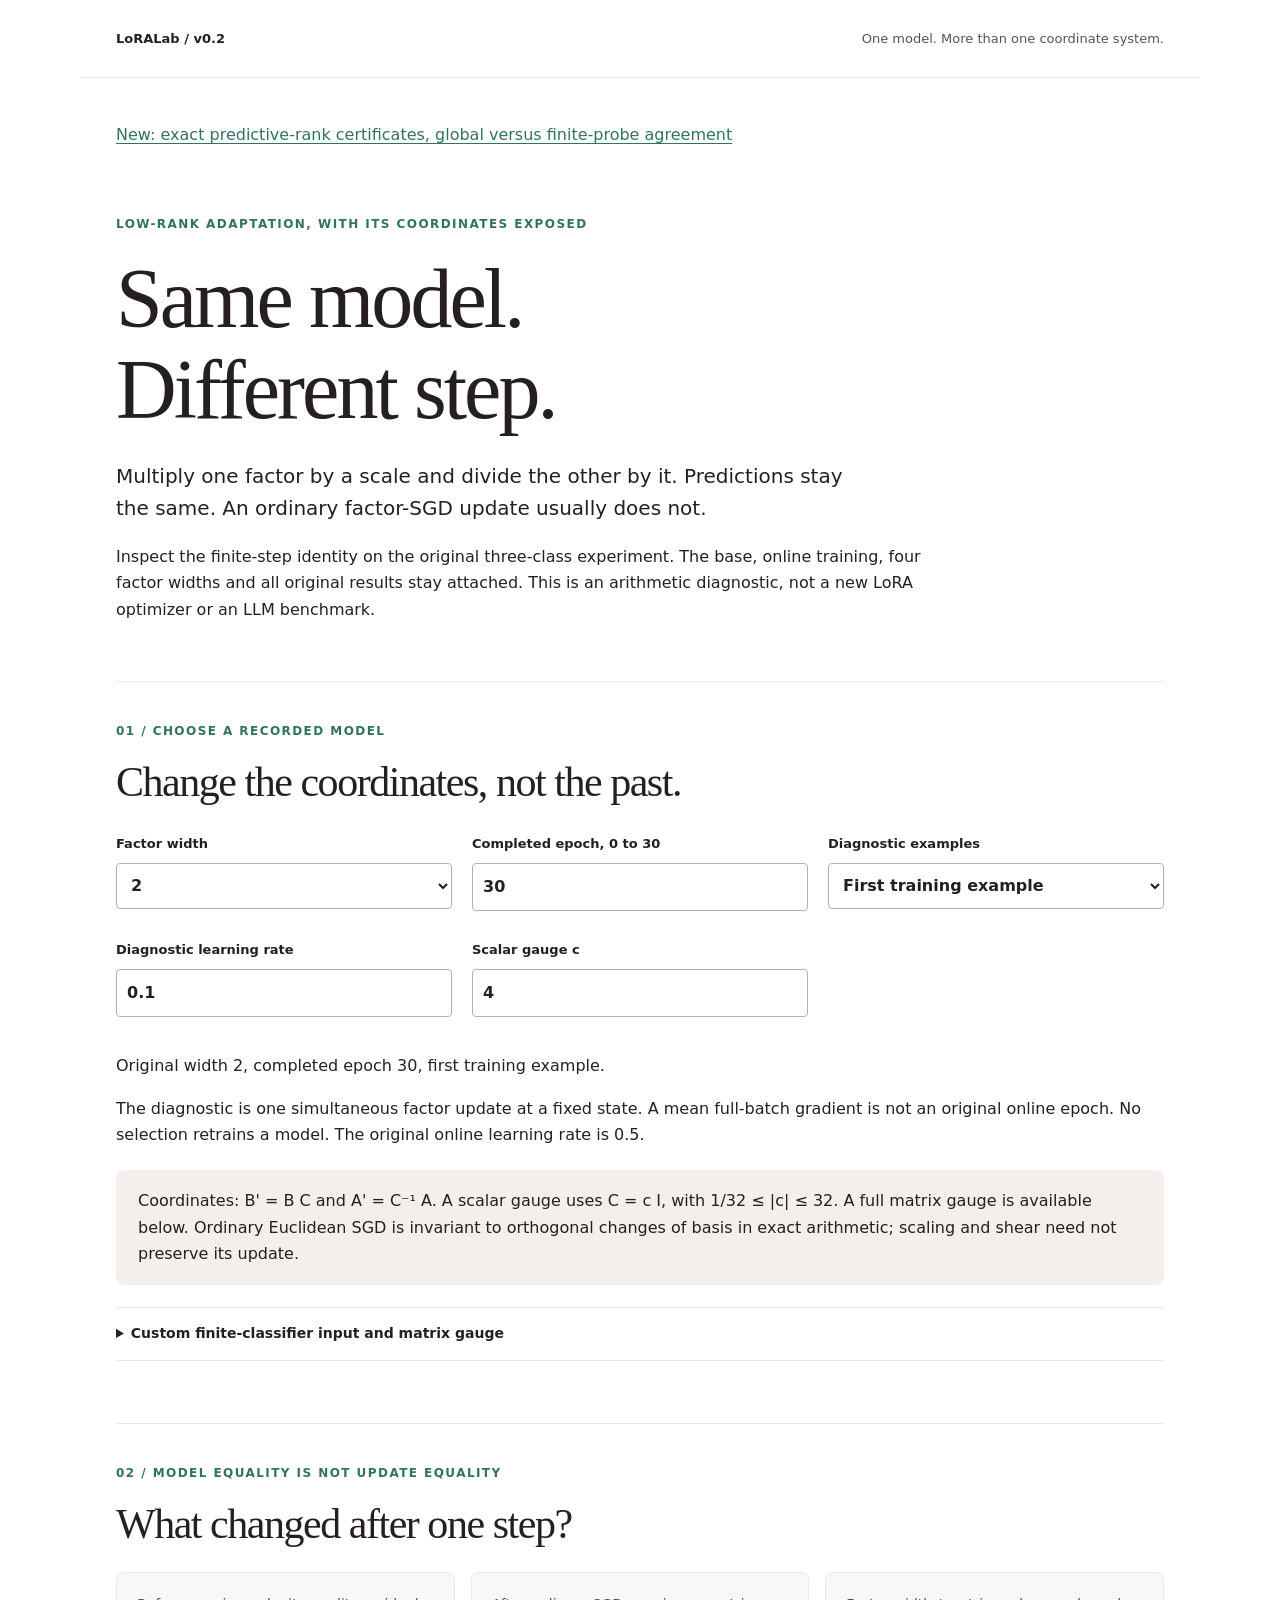
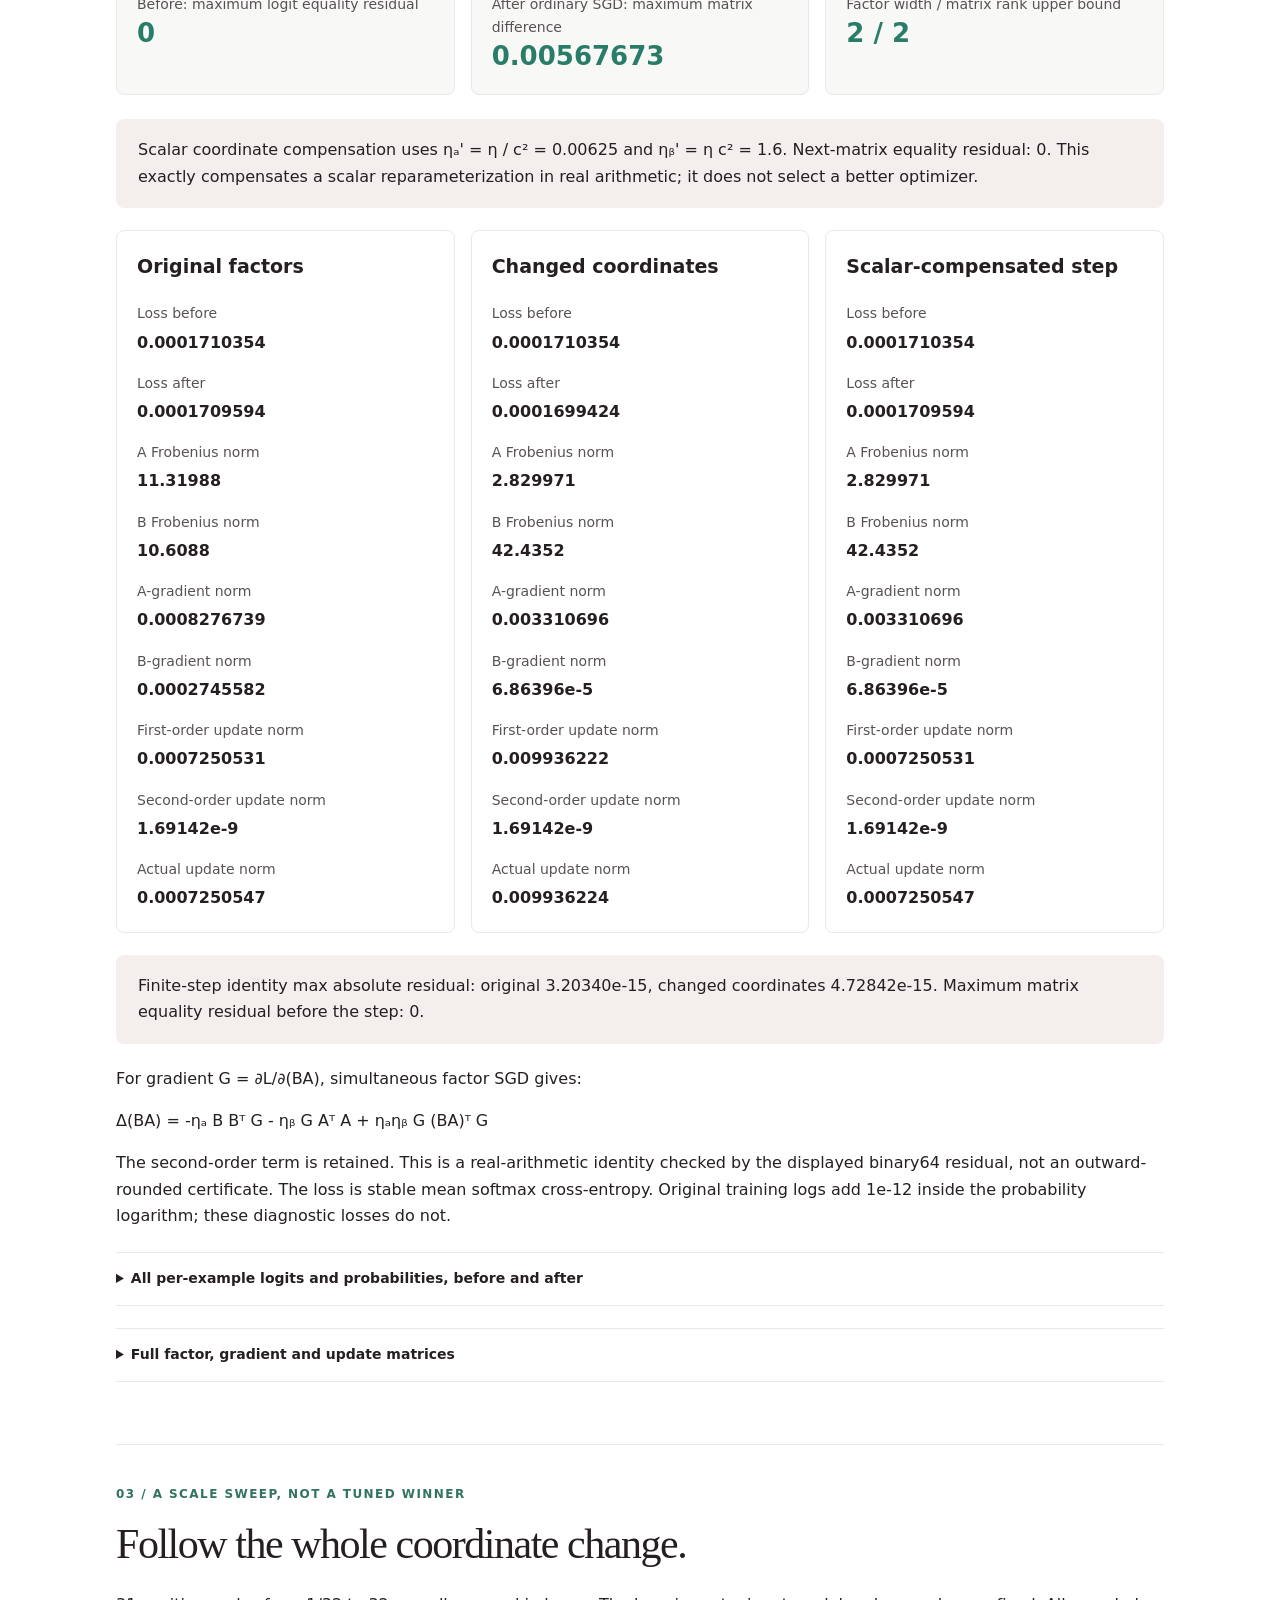
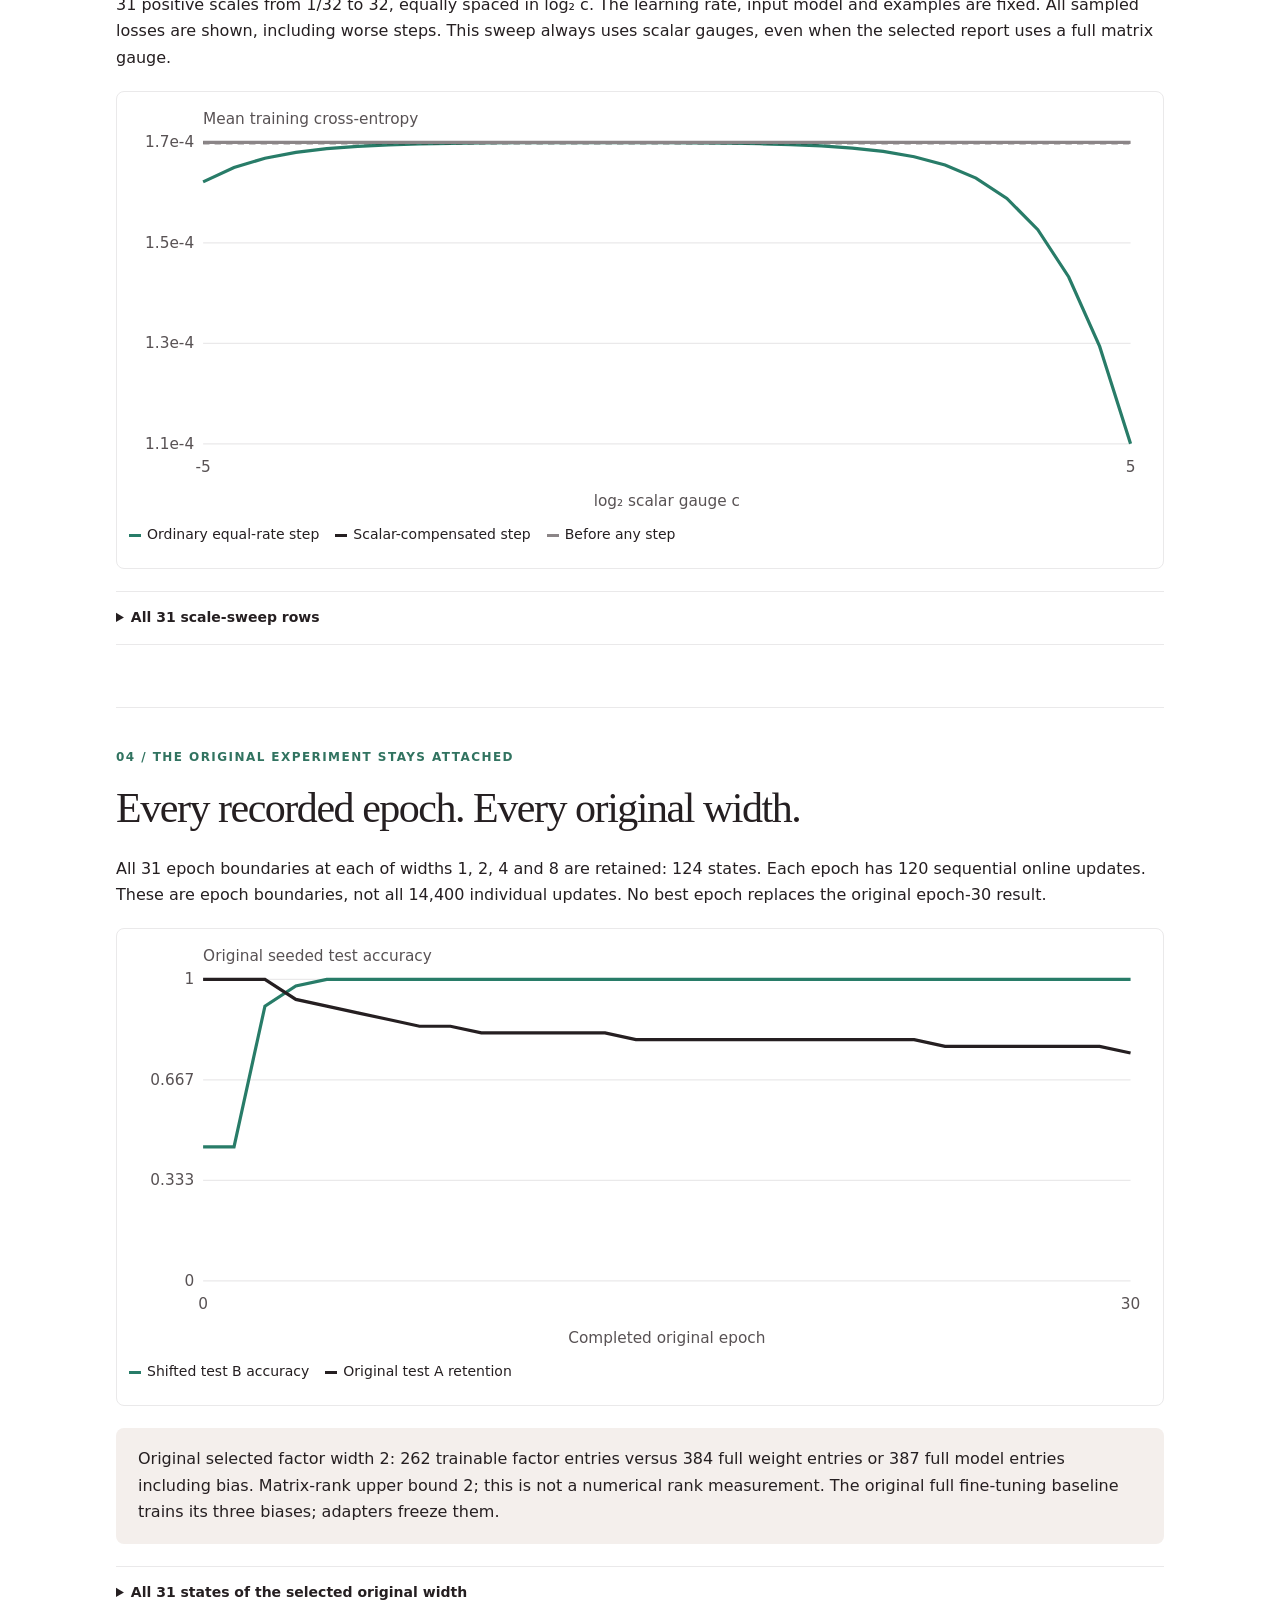
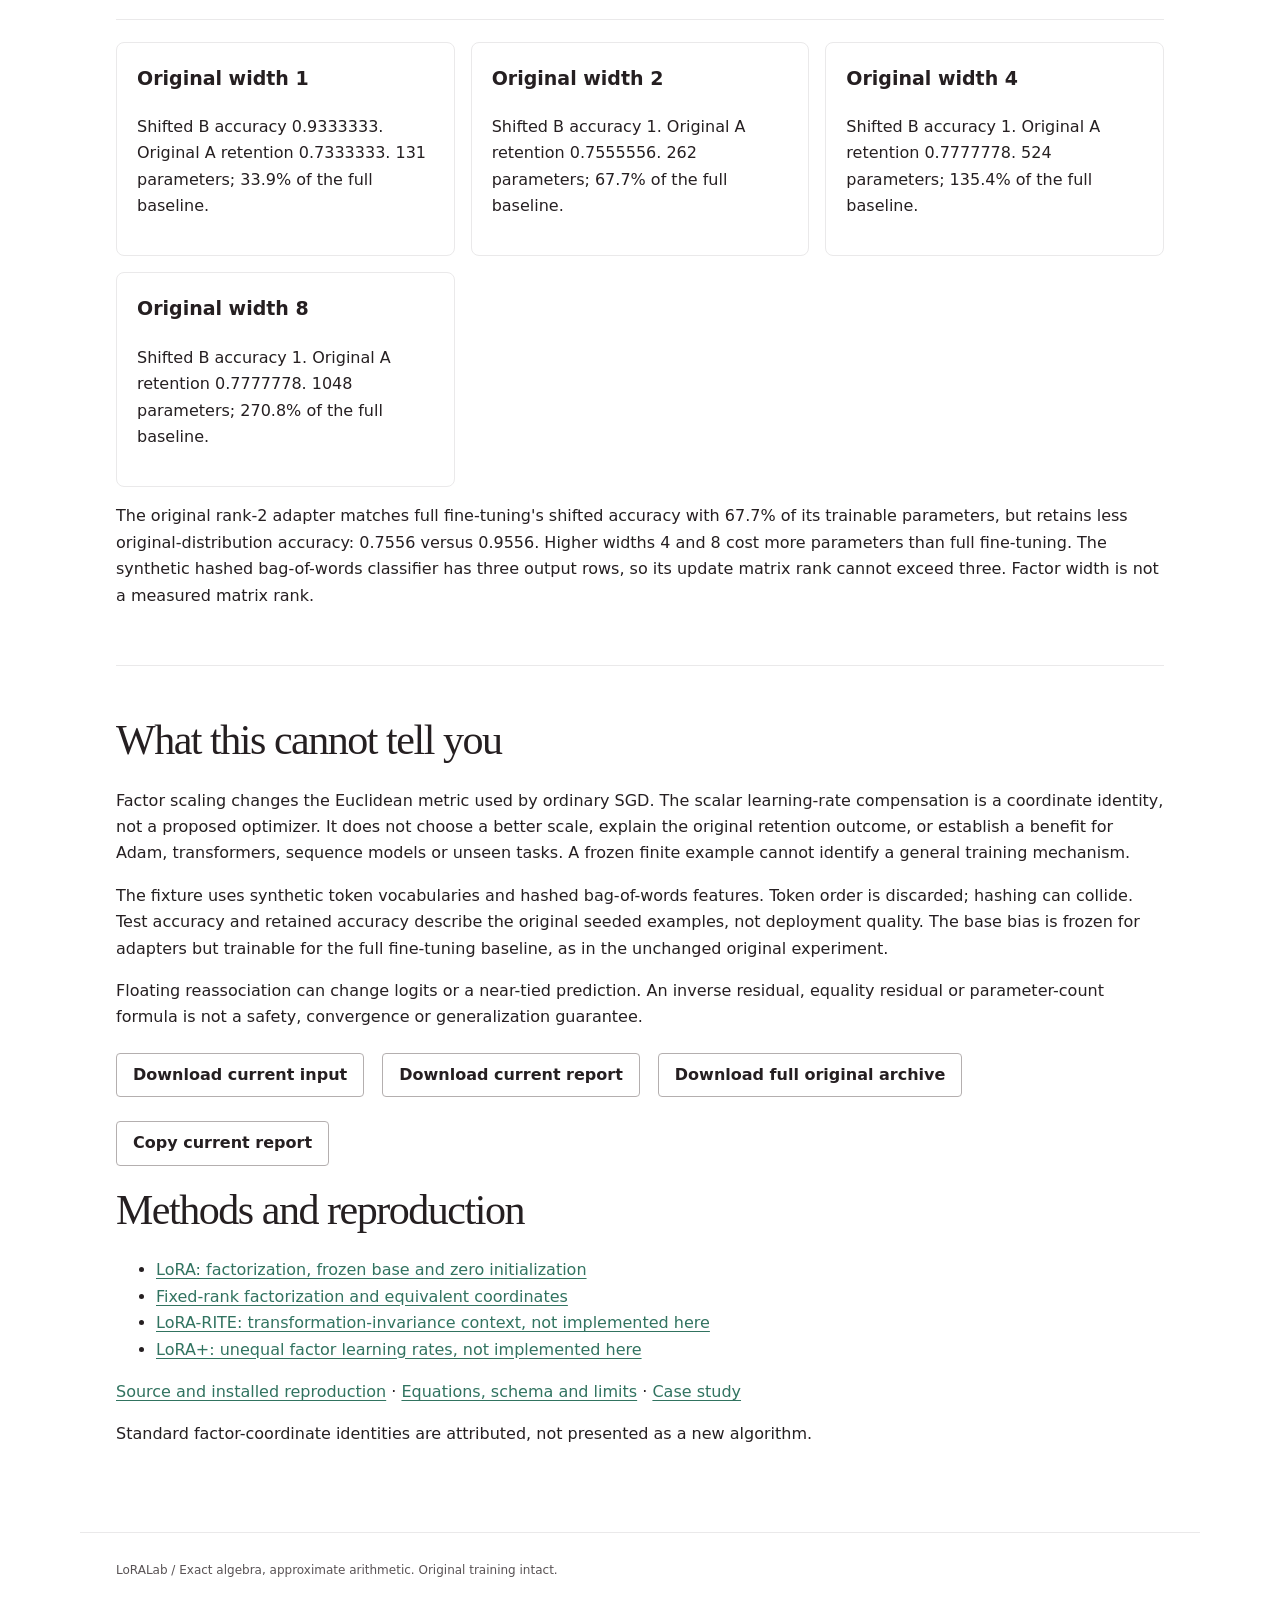
<file: docs/index.html>
<!doctype html>
<html lang="en"><head><meta charset="utf-8"><meta name="viewport" content="width=device-width,initial-scale=1"><title>LoRALab - same model, different step</title><meta name="description" content="Inspect equivalent low-rank factors, their coordinate-dependent SGD steps, and every original epoch boundary."><link rel="stylesheet" href="style.css"><script defer src="5-data.js"></script><script defer src="coordinates.js"></script><script defer src="app.js"></script></head>
<body><header><strong>LoRALab / v0.2</strong><span>One model. More than one coordinate system.</span></header><main>
<p><a href="rank.html">New: exact predictive-rank certificates, global versus finite-probe agreement</a></p><section class="hero"><p class="eyebrow">Low-rank adaptation, with its coordinates exposed</p><h1>Same model.<br>Different step.</h1><p class="lead">Multiply one factor by a scale and divide the other by it. Predictions stay the same. An ordinary factor-SGD update usually does not.</p><p>Inspect the finite-step identity on the original three-class experiment. The base, online training, four factor widths and all original results stay attached. This is an arithmetic diagnostic, not a new LoRA optimizer or an LLM benchmark.</p></section>
<section><p class="eyebrow">01 / Choose a recorded model</p><h2>Change the coordinates, not the past.</h2><div class="controls"><label>Factor width<select id="rank"><option>1</option><option selected>2</option><option>4</option><option>8</option></select></label><label>Completed epoch, 0 to 30<input id="epoch" type="number" min="0" max="30" step="1" value="30"></label><label>Diagnostic examples<select id="batch"><option value="first_train">First training example</option><option value="full_train">All 120 training examples</option></select></label><label>Diagnostic learning rate<input id="lr" type="number" min="0" max="2" step="0.01" value="0.1"></label><label>Scalar gauge c<input id="scale" type="number" min="-32" max="32" step="0.25" value="4"></label></div><p id="selection"></p><p>The diagnostic is one simultaneous factor update at a fixed state. A mean full-batch gradient is not an original online epoch. No selection retrains a model. The original online learning rate is 0.5.</p><div class="callout">Coordinates: B' = B C and A' = C⁻¹ A. A scalar gauge uses C = c I, with 1/32 ≤ |c| ≤ 32. A full matrix gauge is available below. Ordinary Euclidean SGD is invariant to orthogonal changes of basis in exact arithmetic; scaling and shear need not preserve its update.</div><details><summary>Custom finite-classifier input and matrix gauge</summary><p>2 to 8 classes, 1 to 128 features, factor width 1 to 8, and 1 to 256 labeled examples. Every input number is finite and bounded by ±1,000,000. The base bias is frozen.</p><label>Problem JSON<textarea id="problem" rows="12" spellcheck="false"></textarea></label><label>Optional full matrix gauge JSON<textarea id="gauge" rows="3" spellcheck="false" placeholder="Leave empty to use scalar gauge c"></textarea></label><button id="apply">Apply custom input</button><button id="reset">Return to original fixture</button><p>Matrix inversion uses pivoting and rejects pivots below 1e-12 or a computed infinity-condition estimate above 1e6. These are operational bounds, not numerical rank or conditioning certificates.</p></details><p id="error" role="alert"></p></section>
<section><p class="eyebrow">02 / Model equality is not update equality</p><h2>What changed after one step?</h2><div id="headline" class="metrics" aria-live="polite"></div><p id="compensation" class="callout"></p><div id="step-cards" class="cards"></div><p id="identity" class="callout"></p><p>For gradient G = ∂L/∂(BA), simultaneous factor SGD gives:</p><p class="equation">Δ(BA) = -ηₐ B Bᵀ G - ηᵦ G Aᵀ A + ηₐηᵦ G (BA)ᵀ G</p><p>The second-order term is retained. This is a real-arithmetic identity checked by the displayed binary64 residual, not an outward-rounded certificate. The loss is stable mean softmax cross-entropy. Original training logs add 1e-12 inside the probability logarithm; these diagnostic losses do not.</p><details><summary>All per-example logits and probabilities, before and after</summary><p>Supplemental full dataset; horizontal scroll reveals every column.</p><div class="scroll" id="predictions"></div></details><details><summary>Full factor, gradient and update matrices</summary><p>Every matrix entry is included in the downloadable report. The full report below is supplemental, with horizontal scrolling for matrix rows.</p><pre id="report-preview"></pre></details></section>
<section><p class="eyebrow">03 / A scale sweep, not a tuned winner</p><h2>Follow the whole coordinate change.</h2><p>31 positive scales from 1/32 to 32, equally spaced in log₂ c. The learning rate, input model and examples are fixed. All sampled losses are shown, including worse steps. This sweep always uses scalar gauges, even when the selected report uses a full matrix gauge.</p><div id="sweep-chart" class="chart"></div><details><summary>All 31 scale-sweep rows</summary><p>Supplemental table, horizontal scroll for all diagnostics.</p><div class="scroll" id="sweep-table"></div></details></section>
<section><p class="eyebrow">04 / The original experiment stays attached</p><h2>Every recorded epoch. Every original width.</h2><p>All 31 epoch boundaries at each of widths 1, 2, 4 and 8 are retained: 124 states. Each epoch has 120 sequential online updates. These are epoch boundaries, not all 14,400 individual updates. No best epoch replaces the original epoch-30 result.</p><div id="trajectory-chart" class="chart"></div><div id="shape" class="callout"></div><details><summary>All 31 states of the selected original width</summary><p>Original order, no best-state selection; horizontal scroll for the full dataset.</p><div class="scroll" id="epoch-table"></div></details><div id="original" class="cards"></div><p>The original rank-2 adapter matches full fine-tuning's shifted accuracy with 67.7% of its trainable parameters, but retains less original-distribution accuracy: 0.7556 versus 0.9556. Higher widths 4 and 8 cost more parameters than full fine-tuning. The synthetic hashed bag-of-words classifier has three output rows, so its update matrix rank cannot exceed three. Factor width is not a measured matrix rank.</p></section>
<section><h2>What this cannot tell you</h2><p>Factor scaling changes the Euclidean metric used by ordinary SGD. The scalar learning-rate compensation is a coordinate identity, not a proposed optimizer. It does not choose a better scale, explain the original retention outcome, or establish a benefit for Adam, transformers, sequence models or unseen tasks. A frozen finite example cannot identify a general training mechanism.</p><p>The fixture uses synthetic token vocabularies and hashed bag-of-words features. Token order is discarded; hashing can collide. Test accuracy and retained accuracy describe the original seeded examples, not deployment quality. The base bias is frozen for adapters but trainable for the full fine-tuning baseline, as in the unchanged original experiment.</p><p>Floating reassociation can change logits or a near-tied prediction. An inverse residual, equality residual or parameter-count formula is not a safety, convergence or generalization guarantee.</p><div class="downloads"><button id="download-input">Download current input</button><button id="download-report">Download current report</button><button id="download-archive">Download full original archive</button><button id="copy">Copy current report</button></div><p id="copy-status" role="status"></p><h2>Methods and reproduction</h2><ul><li><a href="https://arxiv.org/html/2106.09685v2">LoRA: factorization, frozen base and zero initialization</a></li><li><a href="https://arxiv.org/html/1209.0430v2">Fixed-rank factorization and equivalent coordinates</a></li><li><a href="https://proceedings.iclr.cc/paper_files/paper/2025/file/bcbc0f660d2dde42f9d1d0ecb14a6f9a-Paper-Conference.pdf">LoRA-RITE: transformation-invariance context, not implemented here</a></li><li><a href="https://arxiv.org/html/2402.12354">LoRA+: unequal factor learning rates, not implemented here</a></li></ul><p><a href="https://github.com/midya8/loralab">Source and installed reproduction</a> · <a href="https://github.com/midya8/loralab/blob/main/COORDINATES.md">Equations, schema and limits</a> · <a href="https://github.com/midya8/Midya-portfolio/blob/main/projects/loralab.md">Case study</a></p><p>Standard factor-coordinate identities are attributed, not presented as a new algorithm.</p></section>
</main><footer>LoRALab / Exact algebra, approximate arithmetic. Original training intact.</footer></body></html>
</file>
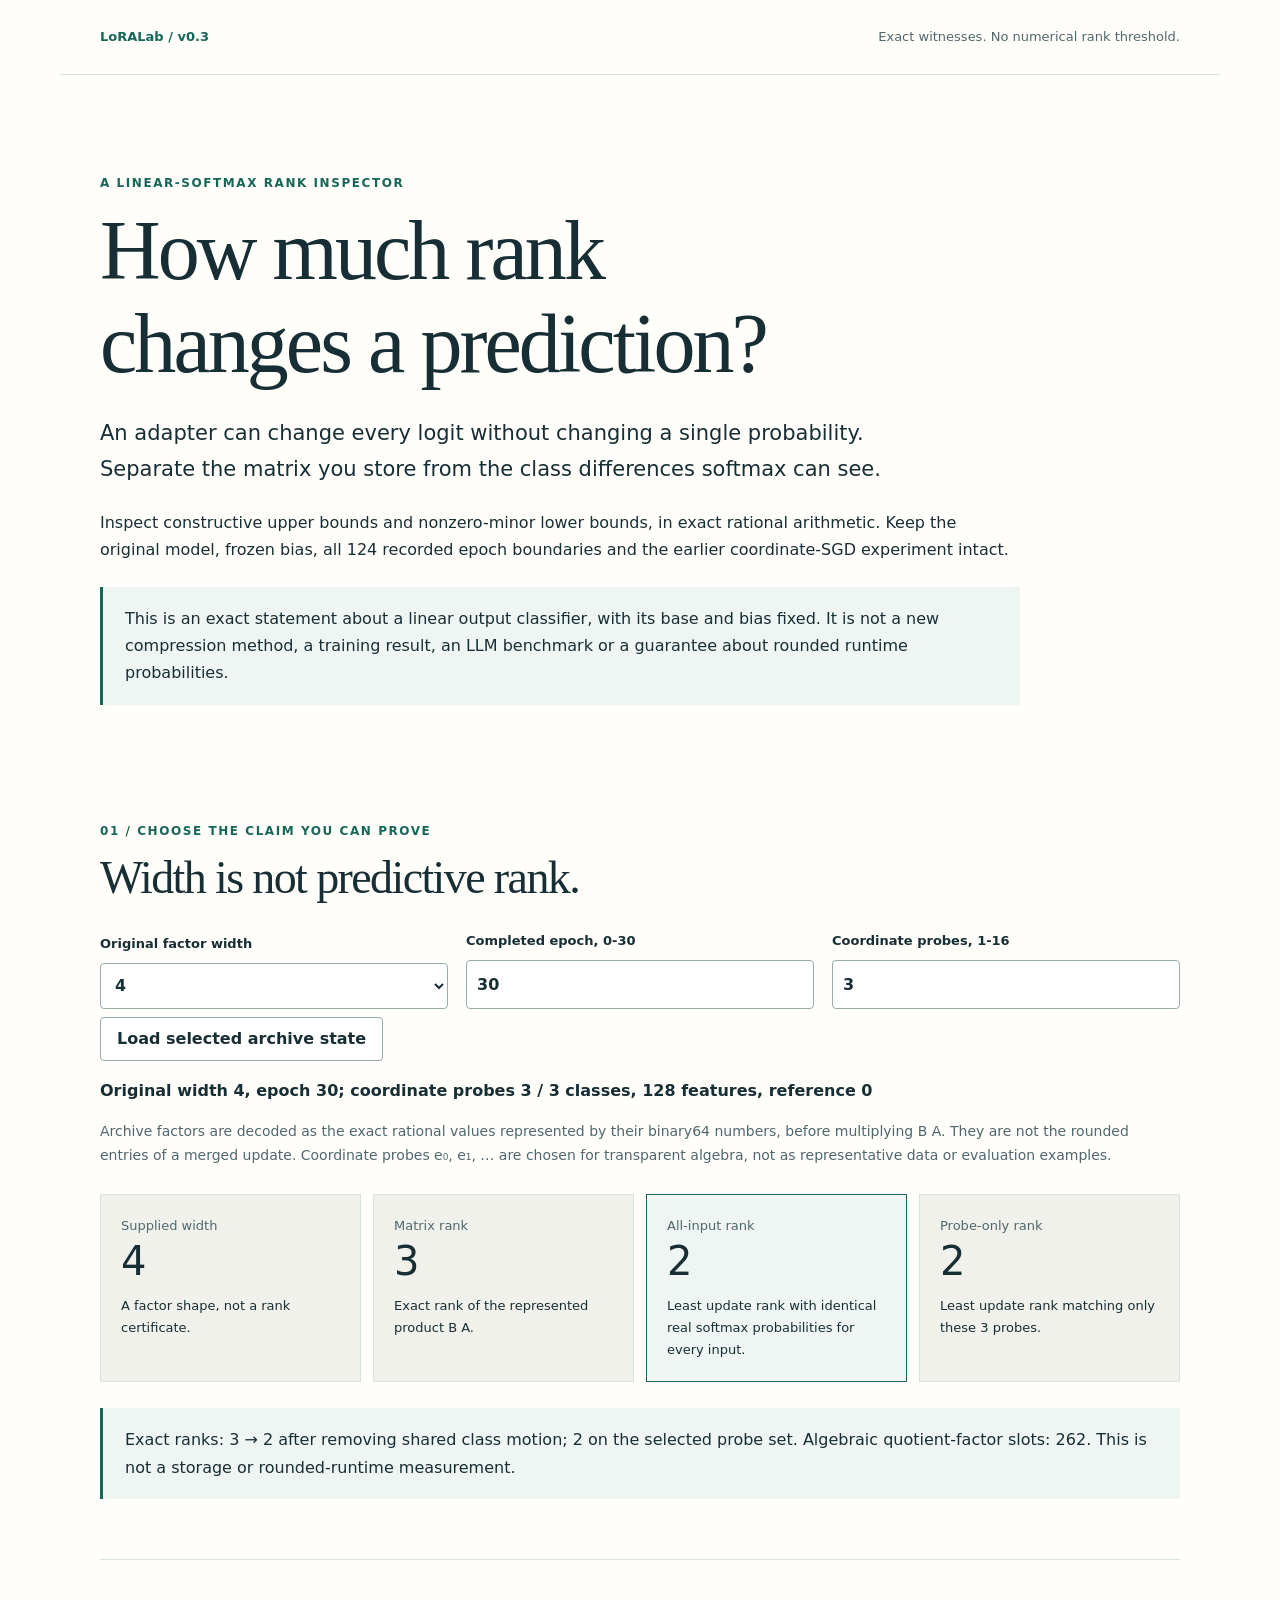
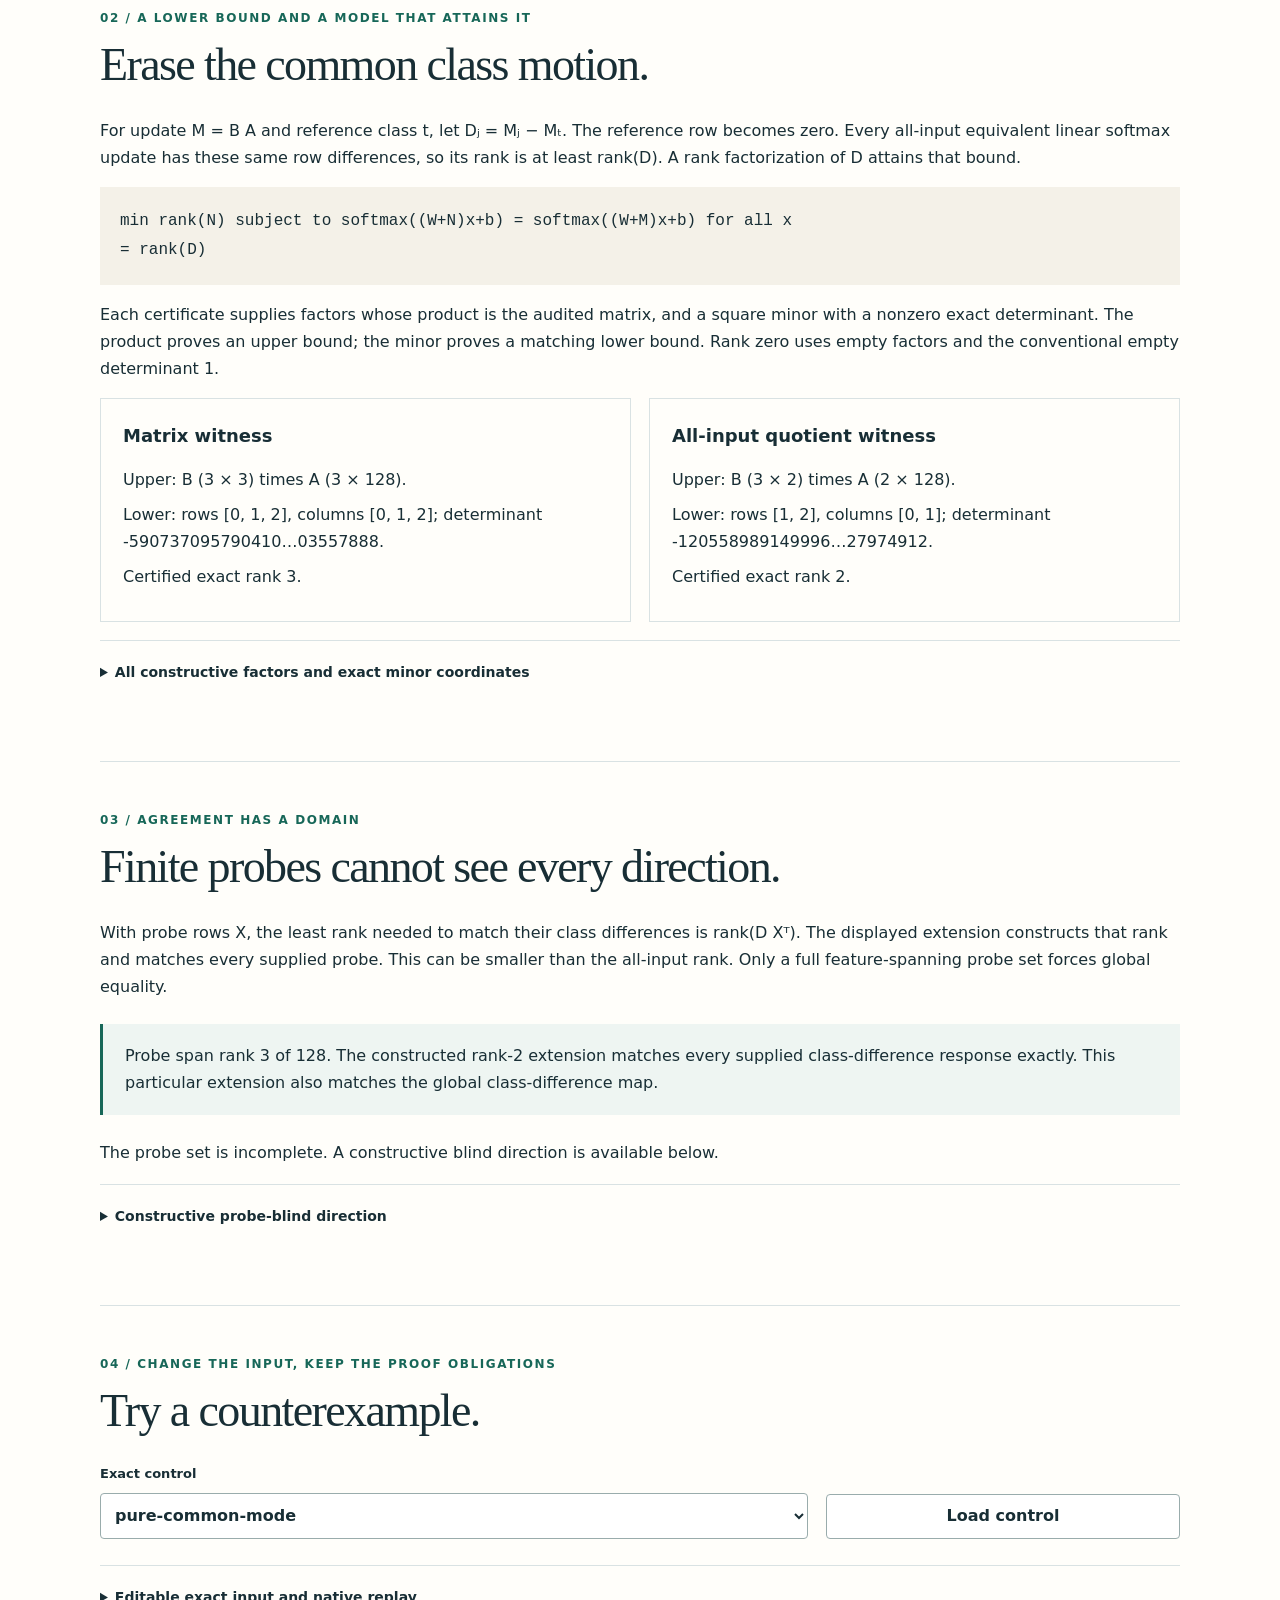
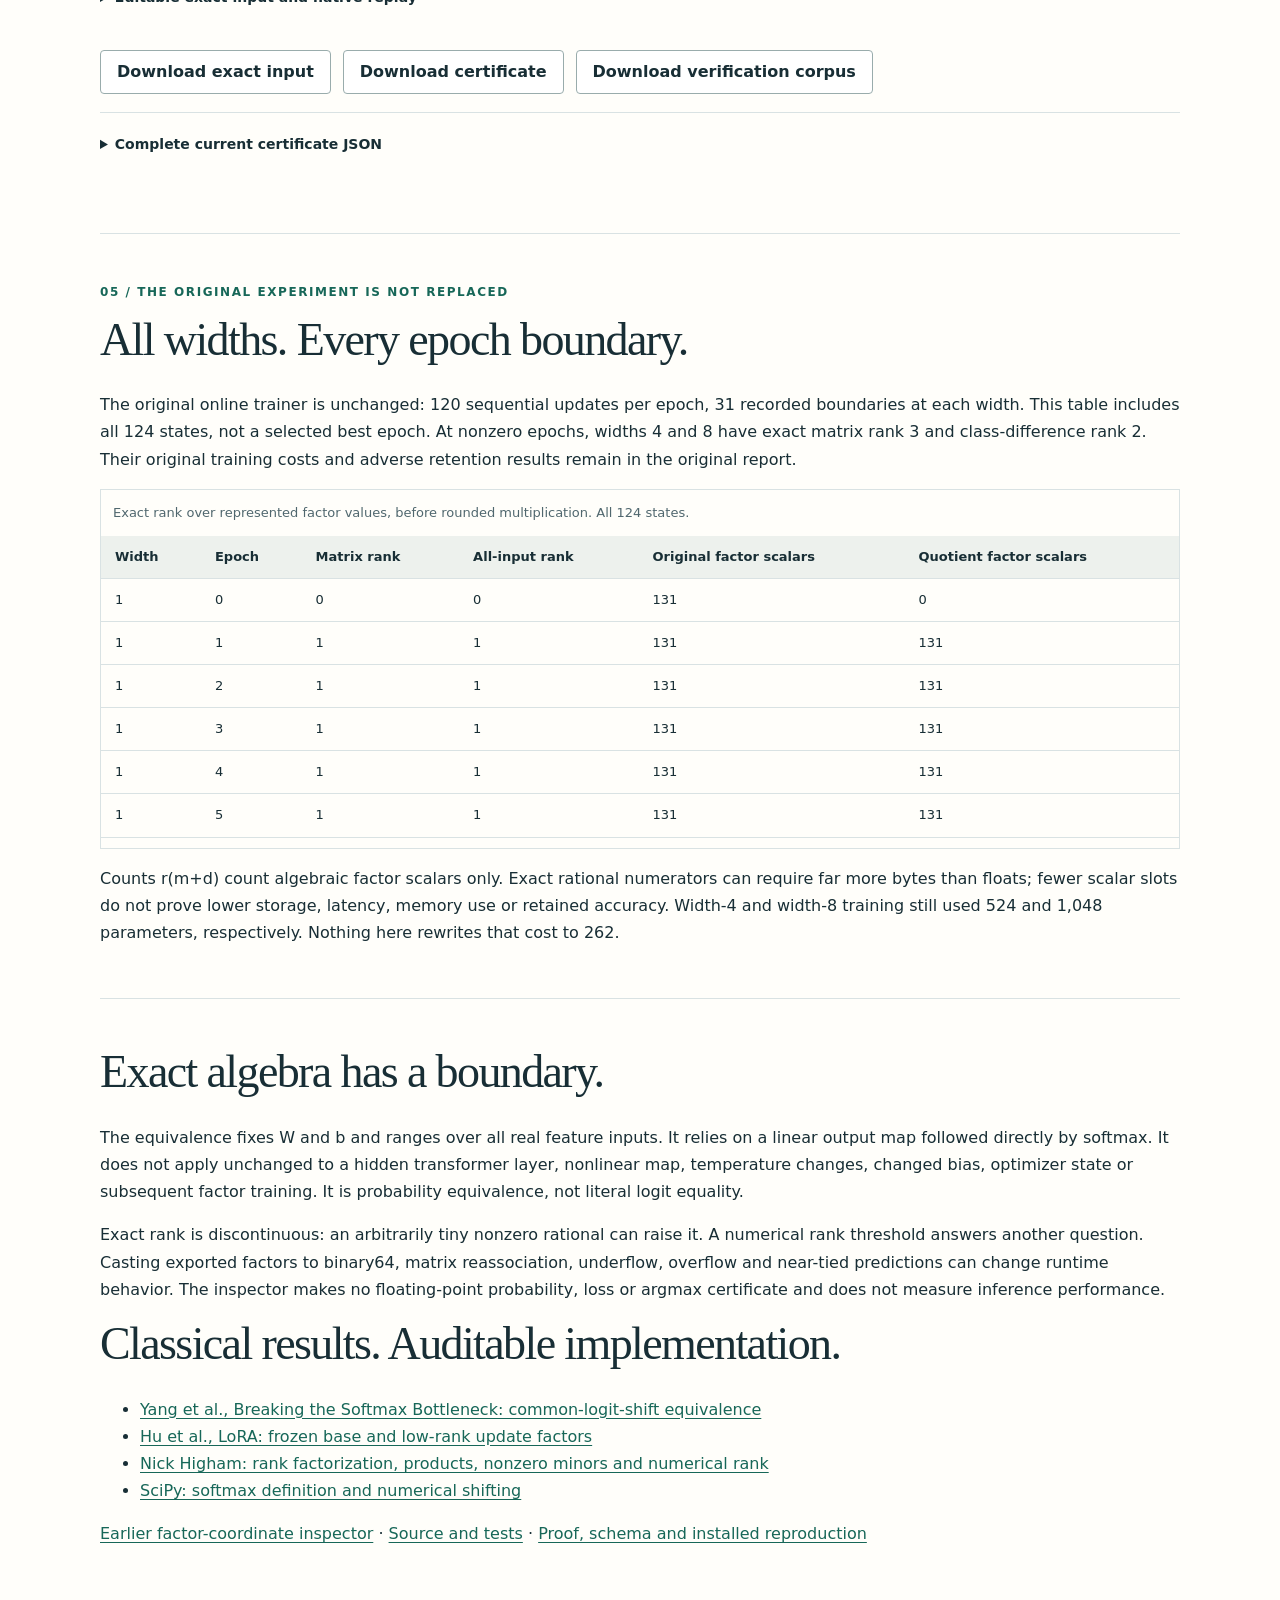
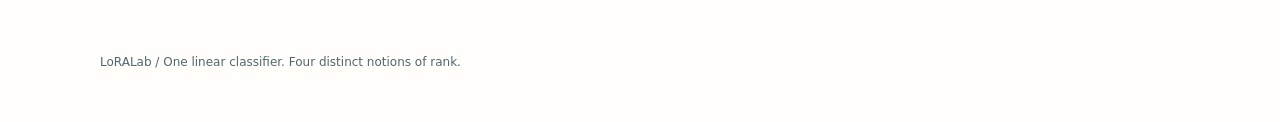
<file: docs/rank.html>
<!doctype html><html lang="en"><head><meta charset="utf-8"><meta name="viewport" content="width=device-width,initial-scale=1"><title>LoRALab / How much rank changes a prediction?</title><meta name="description" content="Exact rational certificates separate adapter width, matrix rank, softmax quotient rank and finite-probe agreement."><link rel="stylesheet" href="rank.css"><script defer src="5-data.js"></script><script defer src="rank-data.js"></script><script defer src="rank.js"></script><script defer src="rank-app.js"></script></head><body>
<header><a href="index.html">LoRALab / v0.3</a><span>Exact witnesses. No numerical rank threshold.</span></header><main>
<section class="hero"><p class="eyebrow">A linear-softmax rank inspector</p><h1>How much rank<br>changes a prediction?</h1><p class="lead">An adapter can change every logit without changing a single probability. Separate the matrix you store from the class differences softmax can see.</p><p>Inspect constructive upper bounds and nonzero-minor lower bounds, in exact rational arithmetic. Keep the original model, frozen bias, all 124 recorded epoch boundaries and the earlier coordinate-SGD experiment intact.</p><div class="scope">This is an exact statement about a linear output classifier, with its base and bias fixed. It is not a new compression method, a training result, an LLM benchmark or a guarantee about rounded runtime probabilities.</div></section>
<section><p class="eyebrow">01 / Choose the claim you can prove</p><h2>Width is not predictive rank.</h2><div class="controls"><label>Original factor width<select id="width"><option>1</option><option>2</option><option selected>4</option><option>8</option></select></label><label>Completed epoch, 0-30<input id="epoch" type="number" min="0" max="30" step="1" value="30"></label><label>Coordinate probes, 1-16<input id="probe-count" type="number" min="1" max="16" step="1" value="3"></label></div><button id="load-archive">Load selected archive state</button><p id="selection"></p><p class="note">Archive factors are decoded as the exact rational values represented by their binary64 numbers, before multiplying B A. They are not the rounded entries of a merged update. Coordinate probes e₀, e₁, … are chosen for transparent algebra, not as representative data or evaluation examples.</p><div id="metrics" class="metrics" aria-live="polite"></div><p id="conclusion" class="scope"></p><p id="error" role="alert"></p></section>
<section><p class="eyebrow">02 / A lower bound and a model that attains it</p><h2>Erase the common class motion.</h2><p>For update M = B A and reference class t, let Dⱼ = Mⱼ − Mₜ. The reference row becomes zero. Every all-input equivalent linear softmax update has these same row differences, so its rank is at least rank(D). A rank factorization of D attains that bound.</p><div class="equation">min rank(N) subject to softmax((W+N)x+b) = softmax((W+M)x+b) for all x<br>= rank(D)</div><p>Each certificate supplies factors whose product is the audited matrix, and a square minor with a nonzero exact determinant. The product proves an upper bound; the minor proves a matching lower bound. Rank zero uses empty factors and the conventional empty determinant 1.</p><div id="witnesses" class="witnesses"></div><details><summary>All constructive factors and exact minor coordinates</summary><p>Every factor cell is selectable. Fractions may be abbreviated in the table; the selected value below is complete. Scroll horizontally to reach every feature column.</p><div id="matrices"></div><label>Selected exact scalar<textarea id="exact-scalar" rows="4" readonly></textarea></label></details></section>
<section><p class="eyebrow">03 / Agreement has a domain</p><h2>Finite probes cannot see every direction.</h2><p>With probe rows X, the least rank needed to match their class differences is rank(D Xᵀ). The displayed extension constructs that rank and matches every supplied probe. This can be smaller than the all-input rank. Only a full feature-spanning probe set forces global equality.</p><div id="probe-witness" class="scope"></div><p id="blind"></p><details><summary>Constructive probe-blind direction</summary><p>When probes do not span all features, u is nonzero and X u = 0. Adding uᵀ to the indicated non-reference class row of the probe extension is invisible on every probe. At x = u, its class contrast changes by uᵀu &gt; 0. Even a canonical extension that happens to equal D does not make a non-spanning probe set complete.</p><pre id="blind-vector"></pre></details></section>
<section><p class="eyebrow">04 / Change the input, keep the proof obligations</p><h2>Try a counterexample.</h2><div class="controls two"><label>Exact control<select id="control"></select></label><button id="load-control">Load control</button></div><details><summary>Editable exact input and native replay</summary><p>Choose matrix or A+B, reference, and probes, with no extra keys. Use safe JSON integers or rational strings such as "1/3". Decimal JSON numbers are refused. Bounds: 2-8 classes, 1-128 features, width 1-8, 1-16 probe rows, each input scalar at most 256 characters. No singular-value tolerance is used.</p><label>Problem JSON<textarea id="problem" rows="12" spellcheck="false"></textarea></label><button id="apply">Certify edited input</button><p class="note">Any edit clears the old certificate and disables exports immediately. Apply the whole input to produce a new result.</p><p>Native replay:</p><pre>python -m loralab.predictive_rank --input input.json &gt; report.json
python -m loralab.predictive_rank --verify --input report.json</pre><p>The native verifier checks products and determinants using a separate fraction-free determinant implementation. It does not call the rank producer.</p></details><div class="actions"><button id="download-input">Download exact input</button><button id="download-report">Download certificate</button><button id="download-corpus">Download verification corpus</button></div><p id="export-status" role="status"></p><details><summary>Complete current certificate JSON</summary><pre id="report"></pre></details></section>
<section><p class="eyebrow">05 / The original experiment is not replaced</p><h2>All widths. Every epoch boundary.</h2><p>The original online trainer is unchanged: 120 sequential updates per epoch, 31 recorded boundaries at each width. This table includes all 124 states, not a selected best epoch. At nonzero epochs, widths 4 and 8 have exact matrix rank 3 and class-difference rank 2. Their original training costs and adverse retention results remain in the original report.</p><div class="scroll"><table id="archive-table"><caption>Exact rank over represented factor values, before rounded multiplication. All 124 states.</caption><thead><tr><th>Width</th><th>Epoch</th><th>Matrix rank</th><th>All-input rank</th><th>Original factor scalars</th><th>Quotient factor scalars</th></tr></thead><tbody></tbody></table></div><p>Counts r(m+d) count algebraic factor scalars only. Exact rational numerators can require far more bytes than floats; fewer scalar slots do not prove lower storage, latency, memory use or retained accuracy. Width-4 and width-8 training still used 524 and 1,048 parameters, respectively. Nothing here rewrites that cost to 262.</p></section>
<section class="closing"><h2>Exact algebra has a boundary.</h2><p>The equivalence fixes W and b and ranges over all real feature inputs. It relies on a linear output map followed directly by softmax. It does not apply unchanged to a hidden transformer layer, nonlinear map, temperature changes, changed bias, optimizer state or subsequent factor training. It is probability equivalence, not literal logit equality.</p><p>Exact rank is discontinuous: an arbitrarily tiny nonzero rational can raise it. A numerical rank threshold answers another question. Casting exported factors to binary64, matrix reassociation, underflow, overflow and near-tied predictions can change runtime behavior. The inspector makes no floating-point probability, loss or argmax certificate and does not measure inference performance.</p><h2>Classical results. Auditable implementation.</h2><ul><li><a href="https://arxiv.org/abs/1711.03953">Yang et al., Breaking the Softmax Bottleneck: common-logit-shift equivalence</a></li><li><a href="https://arxiv.org/abs/2106.09685">Hu et al., LoRA: frozen base and low-rank update factors</a></li><li><a href="https://nhigham.com/2021/02/23/matrix-rank-relations/">Nick Higham: rank factorization, products, nonzero minors and numerical rank</a></li><li><a href="https://docs.scipy.org/doc/scipy/reference/generated/scipy.special.softmax.html">SciPy: softmax definition and numerical shifting</a></li></ul><p><a href="index.html">Earlier factor-coordinate inspector</a> · <a href="https://github.com/midya8/loralab">Source and tests</a> · <a href="https://github.com/midya8/loralab/blob/main/PREDICTIVE_RANK.md">Proof, schema and installed reproduction</a></p></section>
<noscript><p>The exact interactive certificate requires JavaScript. Proof, native implementation, original experiment and tests are available through the source links above. No certificate has been computed on this page.</p></noscript></main><footer>LoRALab / One linear classifier. Four distinct notions of rank.</footer></body></html>
</file>
<file: docs/style.css>
:root{--ink:#251f21;--muted:#585254;--rule:#eae9ea;--teal:#317360;--well:#f4efec;--red:#b32332}*{box-sizing:border-box}body{margin:0;background:white;color:var(--ink);font:16px/1.65 system-ui,-apple-system,BlinkMacSystemFont,"Segoe UI",sans-serif}header,main,footer{max-width:1120px;margin:auto;padding:28px 36px}header{display:flex;justify-content:space-between;gap:20px;border-bottom:1px solid var(--rule);font-size:13px}header a{font-weight:700;text-decoration:none}header span{color:var(--muted)}a{color:var(--teal);text-underline-offset:3px}a:hover{text-decoration-thickness:2px}.hero{max-width:850px;padding:62px 0 42px}.eyebrow{font-size:12px;font-weight:700;letter-spacing:.12em;text-transform:uppercase;color:var(--teal);margin:0 0 18px}h1,h2{font-family:Georgia,"Times New Roman",serif;font-weight:400;letter-spacing:-.035em;line-height:1.09;margin:12px 0 24px}h1{font-size:clamp(48px,7vw,84px)}h2{font-size:clamp(30px,4vw,42px)}h3{font-size:18px;margin:0 0 15px}.lead{font-size:20px;line-height:1.6;max-width:780px}.note{font-size:14px;line-height:1.7;color:var(--muted)}.panel{padding:36px 0;border-top:1px solid var(--rule)}.controls{display:grid;grid-template-columns:2fr 1fr 1fr 1fr;gap:16px;align-items:start}label{display:block;font-size:13px;font-weight:600}input,select,textarea,button{font:inherit;color:inherit;border:1px solid #b4afaf;border-radius:4px;background:white;max-width:100%}input,select,textarea{display:block;width:100%;margin:8px 0;padding:10px;min-height:46px;font-size:16px}textarea{font:13px/1.6 ui-monospace,SFMono-Regular,Consolas,monospace;resize:vertical}button{padding:10px 16px;min-height:44px;cursor:pointer;font-weight:600;line-height:1.4}button:hover{background:var(--well)}button:disabled{cursor:not-allowed;color:#888;background:#f7f7f7}button:focus-visible,a:focus-visible,input:focus-visible,select:focus-visible,textarea:focus-visible,summary:focus-visible{outline:3px solid var(--teal);outline-offset:3px}details{margin:22px 0;border-top:1px solid var(--rule);border-bottom:1px solid var(--rule);padding:4px 0}summary{cursor:pointer;padding:12px 0;min-height:48px;font-weight:600;font-size:14px}.metrics{display:grid;grid-template-columns:repeat(3,minmax(0,1fr));gap:16px;margin:24px 0}.metric{background:#f8f8f7;padding:18px;border-radius:8px;min-width:0}.metric span{display:block;color:var(--muted);font-size:13px}.metric strong{display:block;font-size:27px;line-height:1.35;overflow-wrap:anywhere;font-weight:600}.metric.known strong{color:var(--teal)}.callout{background:var(--well);padding:18px 22px;border-radius:8px;margin:22px 0;overflow-wrap:anywhere}.cards{display:grid;grid-template-columns:repeat(2,minmax(0,1fr));gap:16px}.action-card{padding:20px;border:1px solid var(--rule);border-radius:8px;min-width:0}.facts{display:grid;grid-template-columns:minmax(100px,1fr) minmax(0,1fr);gap:8px 18px;margin:0}.facts dt{color:var(--muted);font-size:13px}.facts dd{margin:0;font-variant-numeric:tabular-nums;overflow-wrap:anywhere}.chart{border:1px solid var(--rule);border-radius:8px;padding:12px;margin:20px 0}.chart svg{display:block;width:100%;height:auto}.chart figcaption{font-size:13px;color:var(--muted);margin:8px 0 0}.legend{font-size:13px;margin:10px 0}.dot{display:inline-block;width:10px;height:10px;margin-right:5px;border-radius:50%;background:var(--teal)}.dot.secondary{background:#777}.table-scroll{overflow:auto;max-height:420px;position:relative;border:1px solid var(--rule);margin:16px 0}table{border-collapse:collapse;width:100%;font-size:13px;white-space:nowrap;text-align:left}caption{text-align:left;padding:14px;color:var(--muted);white-space:normal}th,td{padding:10px 14px;border-bottom:1px solid var(--rule)}th{background:#f4f5f4;position:sticky;top:0;z-index:1}td{font-variant-numeric:tabular-nums}.closing{max-width:880px;padding:44px 0}.closing h2{margin-top:36px}.actions{display:flex;gap:12px;flex-wrap:wrap}#error{color:var(--red);font-weight:600}#error:empty{display:none}#export-status{font-size:14px;color:var(--muted)}footer{border-top:1px solid var(--rule);font-size:12px;color:var(--muted);padding-bottom:50px}[hidden]{display:none!important}@media(max-width:700px){header,main,footer{padding:22px 20px}header{font-size:12px}.hero{padding:42px 0 30px}.lead{font-size:18px}.controls{grid-template-columns:1fr 1fr}.controls label:first-child{grid-column:1/-1}.metrics{grid-template-columns:1fr}.metric strong{font-size:27px}.cards{grid-template-columns:1fr}.facts{grid-template-columns:1fr;gap:2px}.facts dd{margin:0 0 10px}.panel{padding:30px 0}.callout{padding:16px}.chart{padding:6px;margin:20px 0}h2{font-size:32px}}@media(prefers-reduced-motion:reduce){*{scroll-behavior:auto!important}}

.action-card{overflow-wrap:anywhere}.sr-only{position:absolute!important;width:1px;height:1px;padding:0;overflow:hidden;clip:rect(0,0,0,0);white-space:nowrap;border:0}
.controls{display:grid;grid-template-columns:repeat(3,minmax(0,1fr));gap:20px;margin:28px 0}.cards{display:grid;grid-template-columns:repeat(3,minmax(0,1fr));gap:16px}.metric,.card{border:1px solid #eae9ea;border-radius:8px;padding:20px;min-width:0}.metric strong{display:block;font-size:26px;overflow-wrap:anywhere;color:#287c68}.metric span{display:block;font-size:14px;color:#585254}.card h3{font-size:19px;margin:0 0 20px}.card dl{margin:0}.card dt{font-size:14px;color:#585254;margin:16px 0 4px}.card dd{margin:0;overflow-wrap:anywhere;font-weight:600}.callout,.equation{overflow-wrap:anywhere}.scroll{overflow:auto;max-height:420px;margin:16px 0}.scroll table{min-width:650px;width:100%;border-collapse:collapse}.scroll th,.scroll td{padding:12px;text-align:left;border-bottom:1px solid #eae9ea;white-space:nowrap}.chart svg{display:block;width:100%;height:auto}.chart text{font:12px system-ui,sans-serif;fill:#585254}.legend{font-size:14px;display:flex;flex-wrap:wrap;gap:16px}.legend span:before{content:'';display:inline-block;width:12px;height:3px;background:var(--line);vertical-align:middle;margin-right:6px}pre{max-height:420px;overflow:auto;font-size:13px}#error{color:#bb1724;font-weight:600}button:disabled{opacity:.5}button,label,input,select,textarea{max-width:100%}details summary{min-height:44px;padding:10px 0}label{display:block}.downloads{display:flex;flex-wrap:wrap;gap:12px}.lead{max-width:750px}.hero{padding-top:50px}.metrics{display:grid;grid-template-columns:repeat(3,minmax(0,1fr));gap:16px}p,li{overflow-wrap:anywhere}@media(max-width:720px){.controls,.cards,.metrics{grid-template-columns:1fr}.controls{gap:16px}.hero{padding-top:26px}.metric strong{font-size:26px}.card{padding:20px}header span{max-width:130px;font-size:12px}.chart{padding:12px 8px}h1{font-size:48px}}

section:not(.hero){padding:40px 0;border-top:1px solid var(--rule)}

button{margin:6px 6px 6px 0}
</file>
<file: docs/rank.css>
:root{--ink:#182e35;--muted:#50676e;--rule:#d9e2e3;--green:#176758;--wash:#eef5f2;--red:#a72232}*{box-sizing:border-box}body{margin:0;background:#fffefa;color:var(--ink);font:16px/1.7 system-ui,-apple-system,BlinkMacSystemFont,"Segoe UI",sans-serif}header,main,footer{max-width:1160px;margin:auto;padding:26px 40px}header{display:flex;justify-content:space-between;gap:24px;border-bottom:1px solid var(--rule);font-size:13px}header a{font-weight:700;text-decoration:none}header span,.note{color:var(--muted)}a{color:var(--green);text-underline-offset:3px}h1,h2{font:400 46px/1.1 Georgia,"Times New Roman",serif;letter-spacing:-.035em;margin:12px 0 26px}h1{font-size:clamp(48px,7vw,84px)}h2{font-size:clamp(32px,4vw,46px)}h3{font-size:18px;margin:0 0 14px}.hero{padding:60px 0 44px;max-width:920px}.eyebrow{font-size:12px;letter-spacing:.13em;text-transform:uppercase;color:var(--green);font-weight:700}.lead{font-size:21px;max-width:820px}.scope{background:var(--wash);border-left:3px solid var(--green);padding:18px 22px;margin:24px 0;overflow-wrap:anywhere}section{padding:36px 0;border-bottom:1px solid var(--rule)}section.hero{border-bottom:0}.controls{display:grid;grid-template-columns:repeat(3,minmax(0,1fr));gap:18px;align-items:end}.controls.two{grid-template-columns:2fr 1fr}.controls button{margin:8px 0}label{display:block;font-size:13px;font-weight:650;min-width:0}input,select,textarea,button{font:inherit;color:inherit;background:white;border:1px solid #99acac;border-radius:4px;max-width:100%}input,select,textarea{width:100%;display:block;min-height:46px;margin:8px 0;padding:10px;font-size:16px}textarea{font:13px/1.6 ui-monospace,SFMono-Regular,Consolas,monospace;resize:vertical}button{min-height:44px;cursor:pointer;padding:10px 16px;font-weight:650;line-height:1.4}button:hover{background:var(--wash)}button:disabled{cursor:not-allowed;color:#6b7779;background:#eef0ef}button:focus-visible,input:focus-visible,select:focus-visible,textarea:focus-visible,summary:focus-visible,a:focus-visible{outline:3px solid var(--green);outline-offset:3px}.metrics{display:grid;grid-template-columns:repeat(4,minmax(0,1fr));gap:12px;margin:26px 0}.metric{background:#f0f1eb;border:1px solid var(--rule);padding:20px;min-width:0}.metric small{display:block;color:var(--muted);font-size:13px}.metric strong{font-size:40px;font-weight:500;line-height:1.2}.metric:nth-child(3){background:var(--wash);border-color:var(--green)}.metric p{font-size:13px;margin:10px 0 0}.witnesses{display:grid;grid-template-columns:repeat(2,minmax(0,1fr));gap:18px}.witness{border:1px solid var(--rule);padding:22px;overflow-wrap:anywhere}.witness p{margin:8px 0}.equation{font:16px/1.8 ui-monospace,SFMono-Regular,Consolas,monospace;background:#f4f1e8;padding:20px;overflow-wrap:anywhere}details{padding:10px 0;margin:18px 0;border-top:1px solid var(--rule)}summary{padding:10px 0;min-height:46px;cursor:pointer;font-size:14px;font-weight:650}.scroll{overflow:auto;max-height:360px;border:1px solid var(--rule);margin:16px 0;overscroll-behavior:contain;position:relative}table{border-collapse:collapse;font-size:13px;text-align:left;width:100%;white-space:nowrap}caption{padding:12px;text-align:left;white-space:normal;color:var(--muted)}th,td{border-bottom:1px solid var(--rule);padding:10px 14px;font-variant-numeric:tabular-nums}th{background:#edf1ed;position:sticky;top:0;z-index:1}td button{font:12px/1.4 ui-monospace,SFMono-Regular,Consolas,monospace;min-width:105px;font-weight:400}pre{font:13px/1.7 ui-monospace,SFMono-Regular,Consolas,monospace;white-space:pre-wrap;overflow-wrap:anywhere;max-height:320px;overflow:auto;background:#f1f3ef;padding:18px}#error{color:var(--red);font-weight:650}#error:empty{display:none}.actions{display:flex;flex-wrap:wrap;gap:12px}#export-status,.note{font-size:14px}footer{font-size:12px;color:var(--muted);padding-bottom:50px}.closing{border:0}#selection{font-weight:650}#exact-scalar{overflow-wrap:anywhere}[hidden]{display:none!important}@media(max-width:700px){header,main,footer{padding:22px 20px}header{font-size:12px;flex-direction:column;gap:6px}.hero{padding:38px 0 26px}.lead{font-size:18px}.controls,.controls.two{grid-template-columns:1fr}.metrics{grid-template-columns:1fr 1fr}.metric{padding:16px}.metric strong{font-size:34px}.witnesses{grid-template-columns:1fr}.scope{padding:16px}section{padding:28px 0}.equation{font-size:14px}}@media(prefers-reduced-motion:reduce){*{scroll-behavior:auto!important}}
</file>
